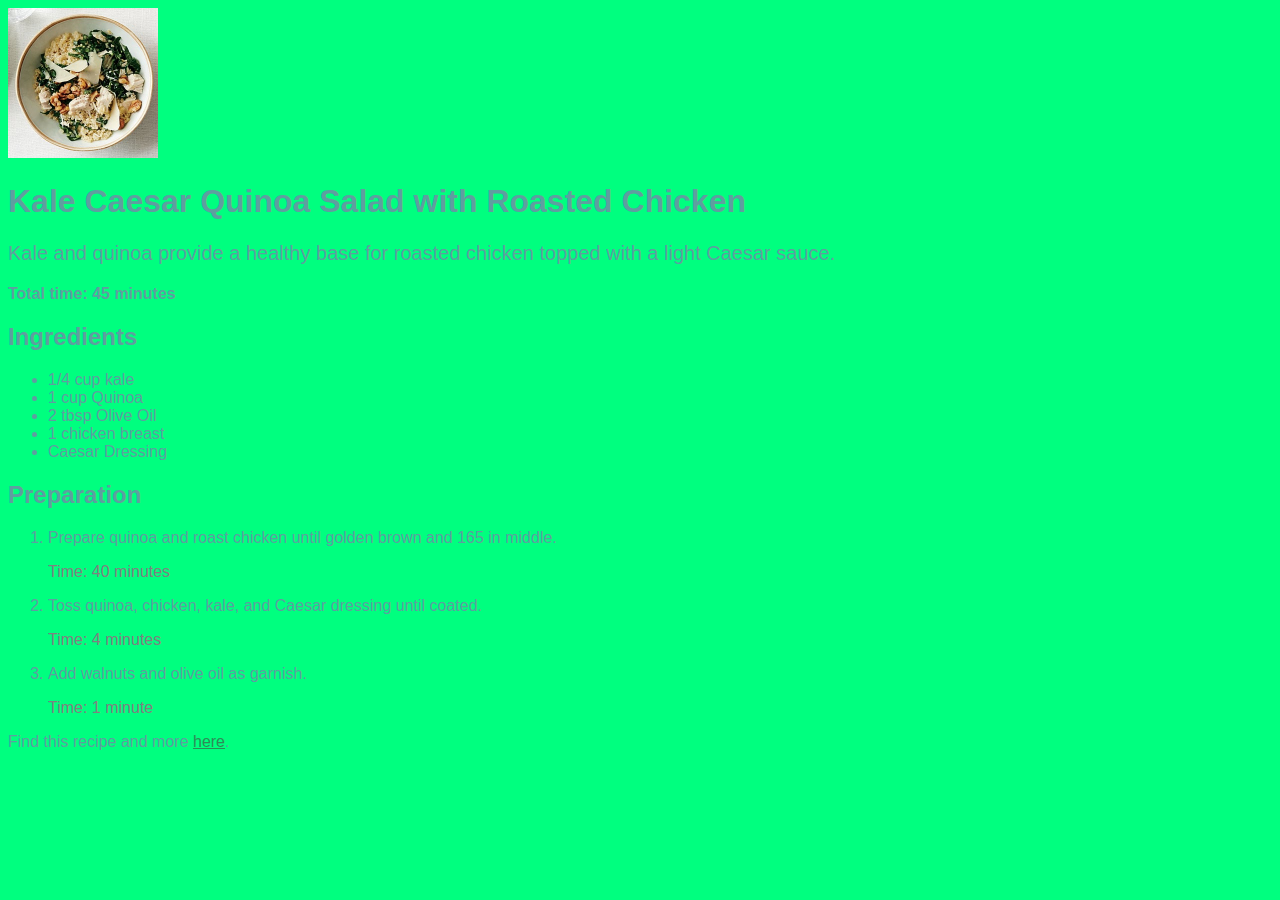
<file: CSS Activity 1 - Healthy Recipies/1. Healthy Recipies/index.html>
<!DOCTYPE html>
<html>

<head>
  <title>Quinoa and Kale Salad Recipe</title>
  <link href="style.css" type="text/css" rel="stylesheet">
</head>

<body>

  <img src="salad.jpg" alt="Kale Caeasar Salad"/>
  <h1>Kale Caesar Quinoa Salad with Roasted Chicken</h1>
  <p class="description">Kale and quinoa provide a healthy base for roasted chicken topped with a light Caesar sauce.</p>

  <p id="cook-time">Total time: 45 minutes</p>

  <h2>Ingredients</h2>
  <ul class="ingredients">
    <li>1/4 cup kale</li>
    <li>1 cup Quinoa</li>
    <li>2 tbsp Olive Oil</li>
    <li>1 chicken breast</li>
    <li>Caesar Dressing</li>
  </ul>

  <h2>Preparation</h2>
  <ol>
    <li>
      <p>Prepare quinoa and roast chicken until golden brown and 165 in middle.</p>
      <p class="time">Time: 40 minutes</p>
    </li>
    <li>
      <p>Toss quinoa, chicken, kale, and Caesar dressing until coated.</p>
      <p class="time">Time: 4 minutes</p>
    </li>
    <li>
      <p>Add walnuts and olive oil as garnish.</p>
      <p class="time">Time: 1 minute</p>
    </li>
  </ol>

  <p class="citation">Find this recipe and more <a href="http://www.myrecipes.com/recipe/kale-caesar-salad-chicken" target="_blank" class="external-link">here</a>.</p>

</body>

</html>
</file>
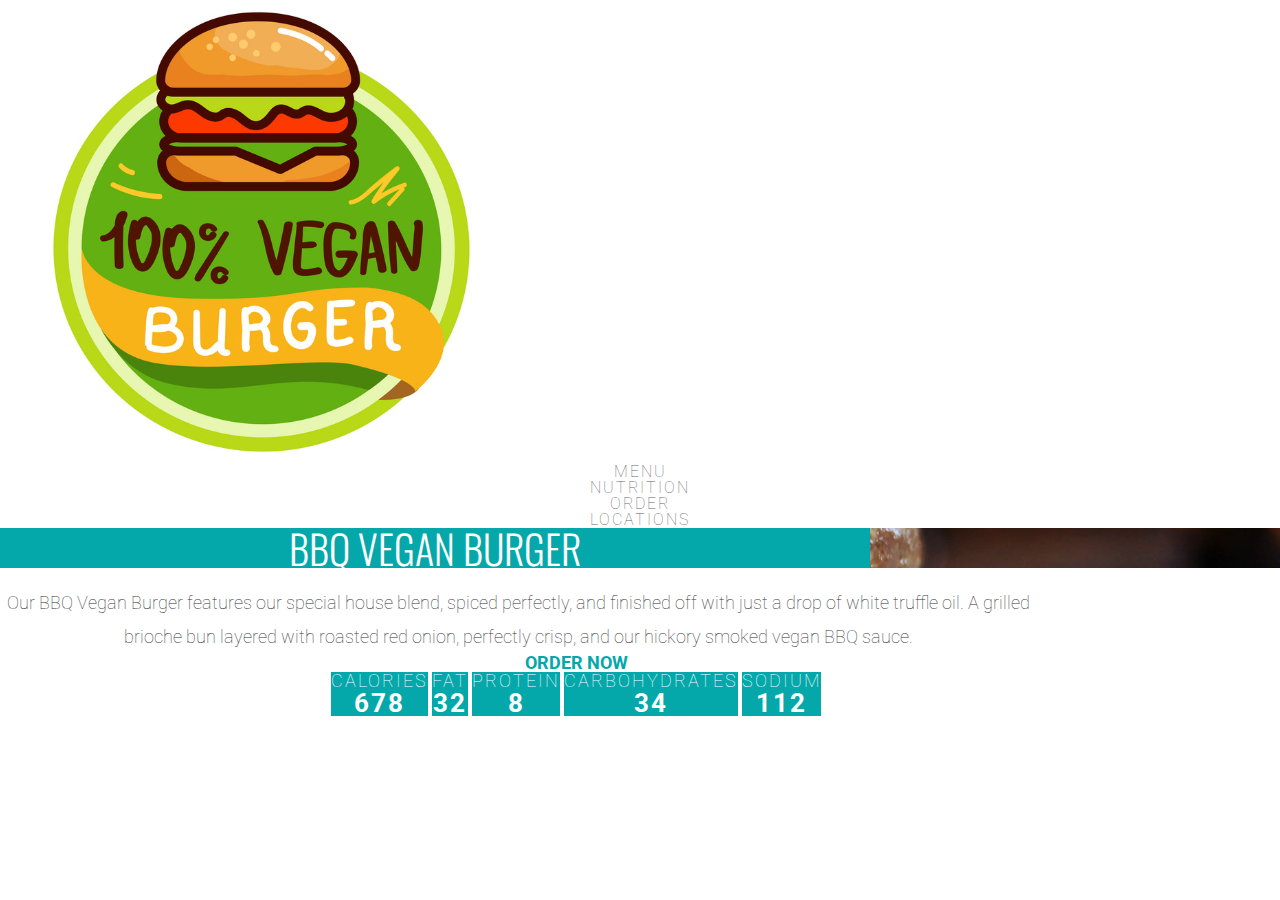
<file: CSS Activity 4 - Vegan Burger/4. Vegan Burger/index.html>
<!DOCTYPE html>
<html>
<head>
  <title>Vegen Burger Menu</title>
  <link href="https://fonts.googleapis.com/css?family=Roboto:100,500,700|Oswald:300,400,700" rel="stylesheet">
  <link rel="stylesheet" type="text/css" href="reset.css">
  <link rel="stylesheet" type="text/css" href="style.css">
</head>

<body>

  <!-- Navigation Section -->

  <nav>
    <img src="./burger_logo.PNG" />
    <span><a href="#">MENU</a></span>
    <span><a href="#">NUTRITION</a></span>
    <span><a href="#">ORDER</a></span>
    <span><a href="#">LOCATIONS</a></span>
  </nav>

  <!-- Content Section -->

  <div class="content">

    <!-- Content Header -->
    
    <div class="header">
      <h1>BBQ VEGAN BURGER</h1>
    </div>

    <!-- Content Body -->

    <div class="body">
      <p>
        Our BBQ Vegan Burger features our special house blend, spiced perfectly, and finished off with just a drop of white truffle oil. A grilled brioche bun layered with roasted red onion, perfectly crisp, and our hickory smoked vegan BBQ sauce.
      </p>

      <!-- Order Button -->

      <a href="#" class="button">ORDER NOW</a>

      <!-- Nutrition Information -->
      
      <ul class="nutrition">
        <li>
          <span class="category">CALORIES</span>
          <span class="value">678</span>
        </li>
        <li>
          <span class="category">FAT</span>
          <span class="value">32</span>
        </li>
        <li>
          <span class="category">PROTEIN</span>
          <span class="value">8</span>
        </li>
        <li>
          <span class="category">CARBOHYDRATES</span>
          <span class="value">34</span>
        </li>
        <li>
          <span class="category">SODIUM</span>
          <span class="value">112</span>
        </li>
      </ul>
    </div>
  </div>
  
</body>
</html>
</file>
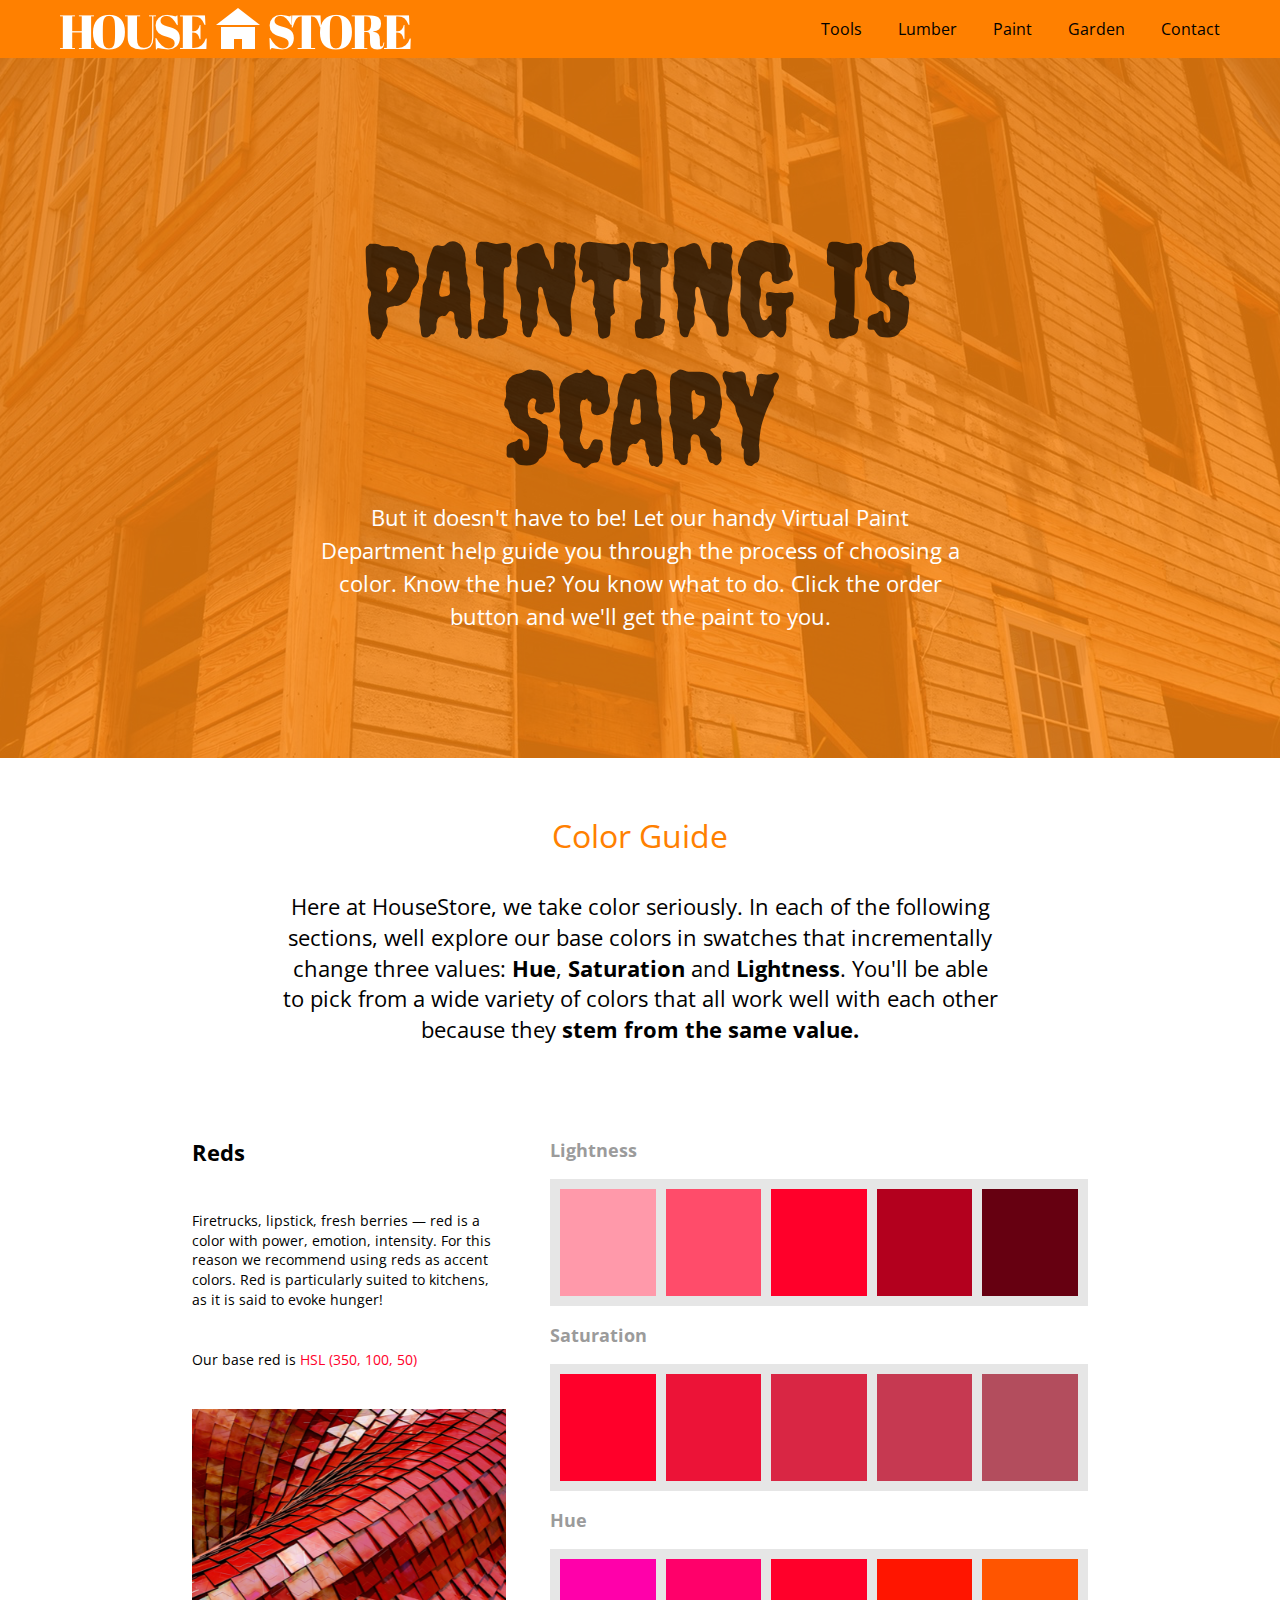
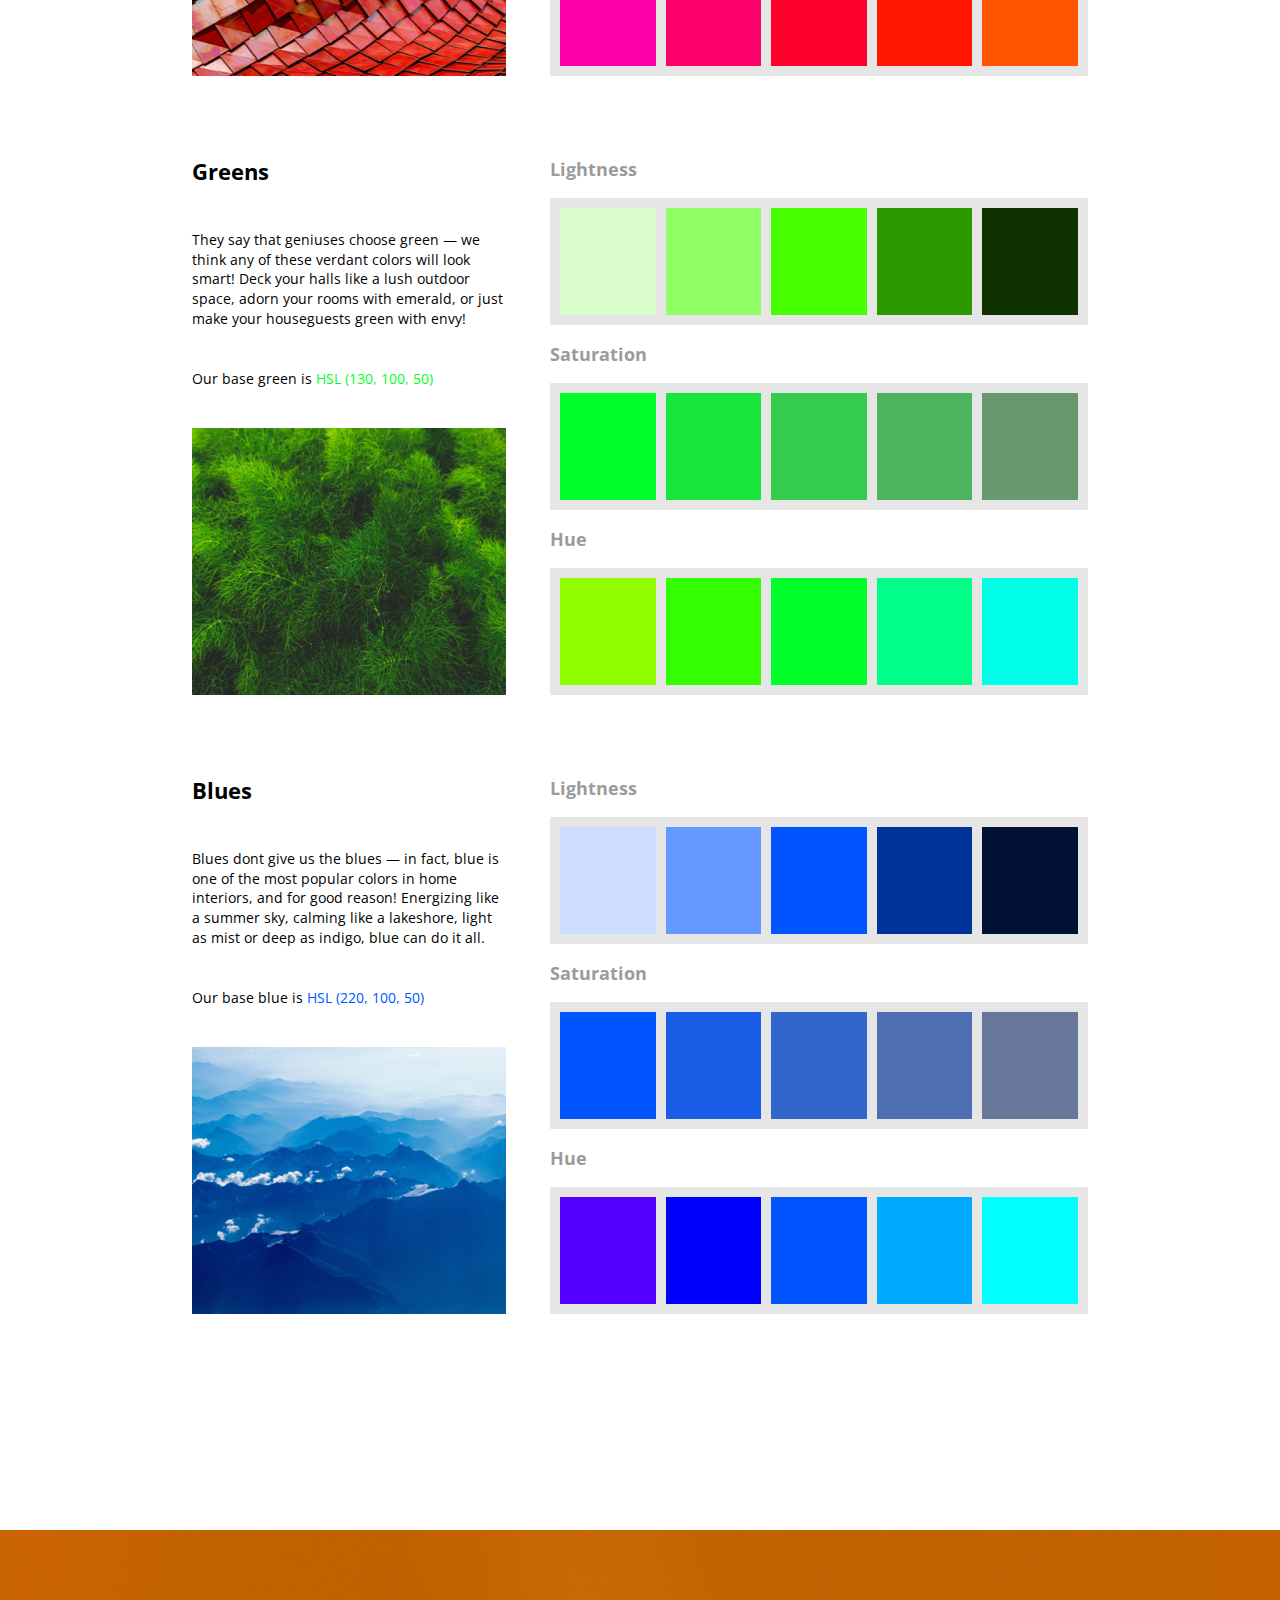
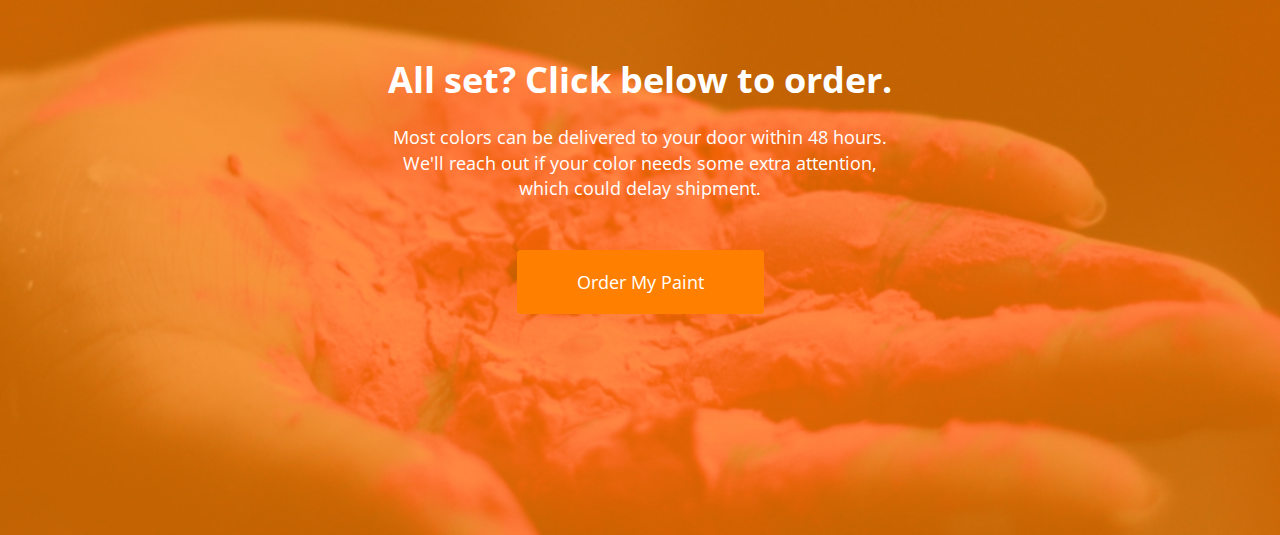
<file: CSS Activity 5 - Paint Department/5. Paint Department/index.html>
<!DOCTYPE html>
<html>
<head>
  <title>House Store</title>
  <link rel="stylesheet" type="text/css" href="./css/reset.css">
  <link rel="stylesheet" type="text/css" href="./css/style.css">
  <link href="https://fonts.googleapis.com/css?family=Creepster" rel="stylesheet">
  <link href="https://fonts.googleapis.com/css?family=Open+Sans:400,700" rel="stylesheet">
</head>
<body>
  <!-- Header -->
  <header>
    <div class="image-container logo-small">
      <img src="./images/logo-sm.png">
    </div>
    <div class="image-container logo-big">
      <img src="./images/logo-lg.png">
    </div>
    <nav>
      <ul>
        <li><a href="#">Tools</a></li>
        <li><a href="#">Lumber</a></li>
        <li><a href="#">Paint</a></li>
        <li><a href="#">Garden</a></li>
        <li><a href="#">Contact</a></li>
      </ul>
    </nav>
  </header>

  <!-- Banner -->
  <div id="banner">
    <h1>PAINTING IS SCARY</h1>
    <p>But it doesn't have to be! Let our handy Virtual Paint Department help guide you through the process of choosing a color. Know the hue? You know what to do. Click the order button and we'll get the paint to you.</p>
  </div>

  <!-- Color Guide -->
  <div id="color-guide">
    <div class="introduction">
      <h2>Color Guide</h2>
      <p>Here at HouseStore, we take color seriously. In each of the following sections, well explore our base colors in swatches that incrementally change three values: <strong>Hue</strong>, <strong>Saturation</strong> and <strong>Lightness</strong>. You'll be able to pick from a wide variety of colors that all work well with each other because they <strong>stem from the same value.</strong></p>
    </div>

    <!-- Red Swatches -->
    <div class="color reds">
      <div class="information">
        <h3>Reds</h3>
        <p>Firetrucks, lipstick, fresh berries &mdash; red is a color with power, emotion, intensity. For this reason we recommend using reds as accent colors. Red is particularly suited to kitchens, as it is said to evoke hunger!</p><p>Our base red is <span class="base-color">HSL (350, 100, 50)</span></p>
        <div class="image-container">
          <img src="./images/reds.png">
        </div>
      </div>
      <div class="swatches">
        <h4>Lightness</h4>
        <div class="swatch lightness">
          <div class="color-1"></div>
          <div class="color-2"></div>
          <div class="color-3"></div>
          <div class="color-4"></div>
          <div class="color-5"></div>
        </div>
        <h4>Saturation</h4>
        <div class="swatch saturation">
          <div class="color-1"></div>
          <div class="color-2"></div>
          <div class="color-3"></div>
          <div class="color-4"></div>
          <div class="color-5"></div>
        </div>
        <h4>Hue</h4>
        <div class="swatch hue">
          <div class="color-1"></div>
          <div class="color-2"></div>
          <div class="color-3"></div>
          <div class="color-4"></div>
          <div class="color-5"></div>
        </div>
      </div>
    </div>

    <!-- Green Swatches -->
    <div class="color greens">
      <div class="information">
        <h3>Greens</h3>
        <p>They say that geniuses choose green &mdash; we think any of these verdant colors will look smart! Deck your halls like a lush outdoor space, adorn your rooms with emerald, or just make your houseguests green with envy!</p>
        <p>Our base green is <span class="base-color">HSL (130, 100, 50)</span></p>
        <div class="image-container">
          <img src="./images/greens.png">
        </div>
      </div>
      <div class="swatches">
        <h4>Lightness</h4>
        <div class="swatch lightness">
          <div class="color-1"></div>
          <div class="color-2"></div>
          <div class="color-3"></div>
          <div class="color-4"></div>
          <div class="color-5"></div>
        </div>
        <h4>Saturation</h4>
        <div class="swatch saturation">
          <div class="color-1"></div>
          <div class="color-2"></div>
          <div class="color-3"></div>
          <div class="color-4"></div>
          <div class="color-5"></div>
        </div>
        <h4>Hue</h4>
        <div class="swatch hue">
          <div class="color-1"></div>
          <div class="color-2"></div>
          <div class="color-3"></div>
          <div class="color-4"></div>
          <div class="color-5"></div>
        </div>
      </div>
    </div>

    <!-- Blue Swatches -->
    <div class="color blues">
      <div class="information">
        <h3>Blues</h3>
        <p>Blues dont give us the blues &mdash; in fact, blue is one of the most popular colors in home interiors, and for good reason! Energizing like a summer sky, calming like a lakeshore, light as mist or deep as indigo, blue can do it all.</p>
        <p>Our base blue is <span class="base-color">HSL (220, 100, 50)</span></p>
        <div class="image-container">
          <img src="./images/blues.png">
        </div>
      </div>
      <div class="swatches">
        <h4>Lightness</h4>
        <div class="swatch lightness">
          <div class="color-1"></div>
          <div class="color-2"></div>
          <div class="color-3"></div>
          <div class="color-4"></div>
          <div class="color-5"></div>
        </div>
        <h4>Saturation</h4>
        <div class="swatch saturation">
          <div class="color-1"></div>
          <div class="color-2"></div>
          <div class="color-3"></div>
          <div class="color-4"></div>
          <div class="color-5"></div>
        </div>
        <h4>Hue</h4>
        <div class="swatch hue">
          <div class="color-1"></div>
          <div class="color-2"></div>
          <div class="color-3"></div>
          <div class="color-4"></div>
          <div class="color-5"></div>
        </div>
      </div>
    </div>
  </div>

  <!-- Footer -->
  <footer>
    <strong>All set? Click below to order.</strong>
    <p>Most colors can be delivered to your door within 48 hours. We'll reach out if your color needs some extra attention, which could delay shipment.</p>
    <a href="#" class="button">Order My Paint</a>
  </footer>
</body>
</html>
</file>
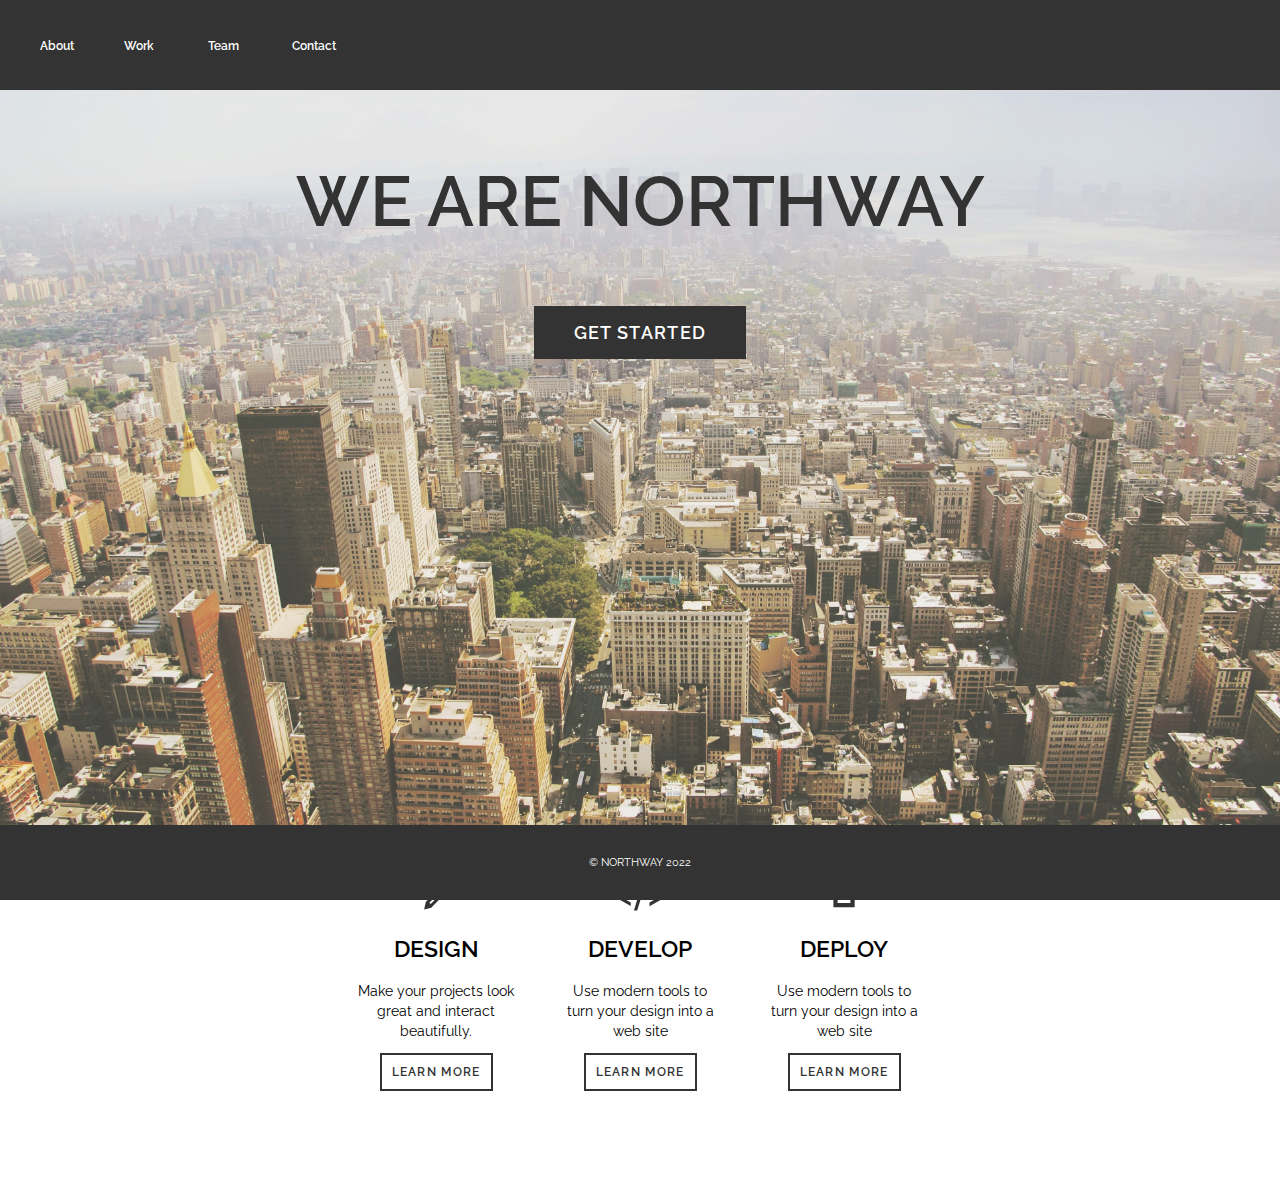
<file: CSS Activity 6 - Northway/6. Northway/index.html>
<!DOCTYPE html>
<html>
  
  <head>
    <link href='https://fonts.googleapis.com/css?family=Raleway:400, 600' rel='stylesheet' type='text/css'>
    <link href='style.css' rel='stylesheet' type='text/css'/>
  </head>

  <body>
    
    <header>
        <nav>
          <ul>
            <li> About </li> <li> Work </li> <li> Team </li> <li> Contact </li>
          </ul>
        </nav>
    </header>

    <main>
      <div class="jumbotron">
        <div class="container">  
          <h1>We are Northway</h1>
          <a href="#" class="btn-main"> Get Started </a>
        </div>
      </div>
    </main>

    <section class="supporting">
      <div class="container">
        
        <div class="col">
          <img src="./images/design.svg">
          <h2>Design</h2>
          <p>Make your projects look great and interact beautifully.</p>
          <a href="#"> Learn More</a><br>
        </div>
        
        <div class="col">
          <img src="./images/develop.svg">
          <h2>Develop</h2>
          <p>Use modern tools to turn your design into a web site</p>
          <a href="#"> Learn More</a><br>
        </div>
        
        <div class="col">
          <img src="./images/deploy.svg">
          <h2>Deploy</h2>
          <p>Use modern tools to turn your design into a web site</p>
          <a href="#"> Learn More</a><br>
        </div>
        
      </div>
    </section>

    <footer>
      <div class="container">
        <p>&copy; Northway 2022</p>
      </div>
    </footer>
    
  </body>
</html>
</file>
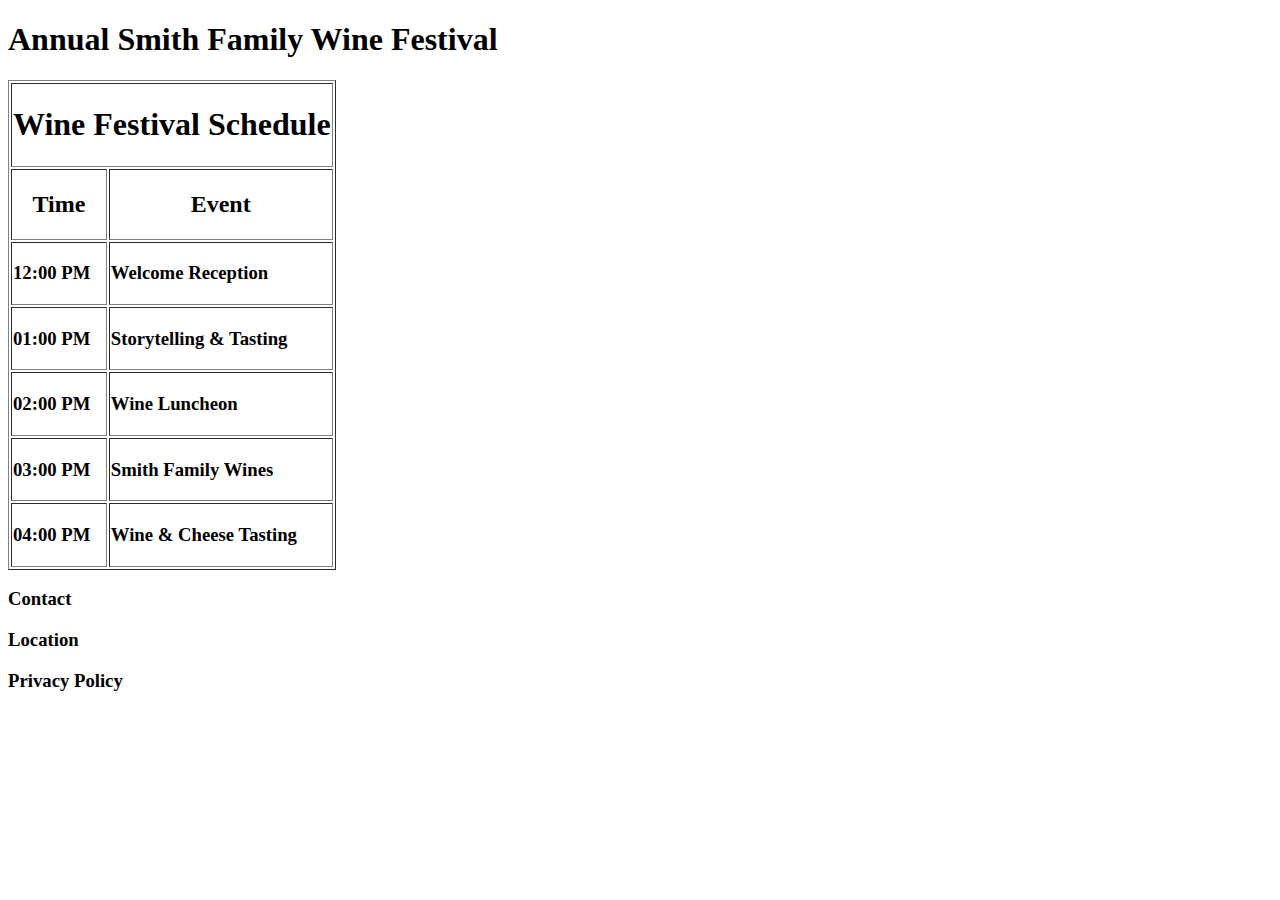
<file: CSS Activity 3 - Wine Festival/3. Wine Festival/wine_festival.html>
<!DOCTYPE html>
<html lang="en">
<head>
    <meta charset="UTF-8">
    <meta http-equiv="X-UA-Compatible" content="IE=edge">
    <meta name="viewport" content="width=device-width, initial-scale=1.0">
    <title>Document</title>
</head>


<body>
    
    <body>
        <header>
          <h1>Annual Smith Family Wine Festival</h1>
        </header>
        <div class="container">
      
          <table border="1">
            <thead>
              <tr>
                <th colspan=2>
                  <h1>Wine Festival Schedule</h1>
                </th>
              </tr>
              <tr>
                <th>
                  <h2>Time</h2>
                </th>
                <th>
                  <h2>Event</h2>
                </th>
              </tr>
            </thead>
            <tbody>
              <tr>
                <td class="left">
                  <h3>12:00 PM</h3>
                </td>
                <td>
                  <h3>Welcome Reception</h3>
                </td>
              </tr>
              <tr>
                <td class="left">
                  <h3>01:00 PM</h3>
                </td>
                <td>
                  <h3>Storytelling &amp; Tasting</h3>
                </td>
              </tr>
              <tr>
                <td class="left">
                  <h3>02:00 PM</h3>
                </td>
                <td>
                  <h3>Wine Luncheon</h3>
                </td>
              </tr>
              <tr>
                <td class="left">
                  <h3>03:00 PM</h3>
                </td>
                <td>
                  <h3>Smith Family Wines</h3>
                </td>
              </tr>
              <tr>
                <td class="left">
                  <h3>04:00 PM</h3>
                </td>
                <td>
                  <h3>Wine &amp; Cheese Tasting</h3>
                </td>
              </tr>
            </tbody>
          </table>
      
        </div>
        <footer>
          <h3>Contact</h3>
          <h3>Location</h3>
          <h3>Privacy Policy</h3>
        </footer>
      </body>
      
         
</body>


</html>
</file>
<file: CSS Activity 1 - Healthy Recipies/1. Healthy Recipies/style.css>
img{ height: 150px;}

.description{font-size: 20px;}

#cook-time{ font-weight: bold;}

li.ingredients{list-style: square;}

p.time { color: grey;}

.external-link { color: seagreen;}

* {font-family: Helvetica;}

body {
    color: cadetblue;
    background-color: springgreen;
}
</file>
<file: CSS Activity 4 - Vegan Burger/4. Vegan Burger/style.css>
/* Universal Styles */

body {
    background-image: url("img_foodlogo.webp");
    text-align: center;
    font-family: 'Roboto', sans-serif;
    font-size: 18px;
  }
  
  a {
    text-decoration: none;
  }
  
  /* Navigation */
  
  nav {
    text-align: center;
  }
  
  nav img {
    display: block;
  }
  
  nav span {
    display: block;
    font-size: 16px;
    font-weight: 100;
    letter-spacing: 2px;
  }
  
  nav a {
    color: #666666;
  }
  
  /* Content Container */
  
  .content {
    width: 100%;
  }
  
  /* Content Header */
  
  .header {
    background-image: url("img_burgerphoto.webp");
    background-position: center;
    background-size: cover;
  }
  
  .header h1 {
    background-color: #05A8AA;
    color: #FFF;
    font-family: 'Oswald', sans-serif;
    font-size: 40px;
    font-weight: 300;
    line-height: 40px;
    width: 68%;
  }
  
  /* Content Body */
  
  .content .body {
    width: 90%;
  }
  
  .body p {
    color: #333333;
    font-weight: 100;
    line-height: 34px;
    width: 90%;
    margin-top: 18px;
  }
  
  /* Content Button */
  
  .button {
    border-radius: 4px;
    color: #05A8AA;
    display: block;
    font-weight: 700;
  }
  
  .button:hover {
    background-color: #05A8AA;
    border: 1px solid #05A8AA;
    color: #FFF;
  }
  
  /* Content Nutrition */
  
  ul.nutrition {
  }
  
  ul.nutrition li {
    display: inline-block;
    background-color: #05A8AA;
    list-style: none;
  }
  
  .nutrition .category {
    color: white;
    font-weight: 100;
    letter-spacing: 2px;
    display: block;
  }
  
  .nutrition .value {
    color: white;
    font-size: 26px;
    font-weight: 700;
    letter-spacing: 2px;
  }
</file>
<file: CSS Activity 5 - Paint Department/5. Paint Department/css/style.css>
/* Universal Styles */

html {
    font-size: 16px;
  }
  
  body {
    font-family: "Open Sans", sans-serif;
  }
  
  a {
    text-decoration: none;
    color: inherit;
  }
  
  strong {
    font-weight: bold;
  }
  
  .image-container {
    overflow: hidden;
  }
  
  .image-container img {
    display: block;
    max-width: 100%;
  }
  
  @media only screen and (max-width: 990px) {
    html {
      font-size: 14px;
    }
  }
  
  /* Header */
  
  header {
    display: flex;
    align-items: center;
    padding: .5rem 3.75rem;
    background-color: #ff8000;

  }
  
  header .logo-small {
    display: none;
  }
  
  header .logo-small,
  header .logo-big {
    flex-grow: 1;
  }
  
  nav li {
    display: inline;
    padding-right: 2rem;
  }
  
  nav li:last-child {
    padding-right: 0;
  }
  
  @media only screen and (max-width: 990px) {
    header .logo-big {
      display: none;
    }
  
    header .logo-small {
      display: block;
    }
  }
  
  @media only screen and (max-width: 540px) {
    header {
      flex-direction: column;
      padding-left: 0;
      padding-right: 0;
    }
  
    header .logo-small {
      margin-bottom: 1rem;
    }
  }
  
  /* Banner */
  
  #banner {
    position: relative;
    height: 43.75rem;
    padding: 0 25%;
    background: url("../images/banner.png") center center no-repeat;
    background-size: cover;
    text-align: center;
  }
  
  #banner:before { /* Orange Overlay */
    position: absolute;
    content: "";
    top: 0;
    left: 0;
    width: 100%;
    height: 100%;
    background-color: rgba(255,128,0,0.75);
  
  }
  
  #banner * {
    position: relative; /* Makes elements display above overlay. */
  }
  
  h1 {
    color: rgba(0,0,0,0.7);
    padding-top: 10.4375rem;
    padding-bottom: 1.25rem;
    font-family: "Creepster", cursive;
    font-size: 8rem;
  
  }
  
  #banner p {
    color: white;
    line-height: 1.5;
    font-size: 1.375rem;
  }
  
  @media only screen and (max-width: 820px) {
    h1 {
      padding-top: 7rem;
      font-size: 6rem;
    }
  }
  
  @media only screen and (max-width: 590px) {
    h1 {
      font-size: 4rem;
    }
  }
  
  /* Color Guide */
  
  #color-guide {
    padding: 3.875rem 15% 13.5rem 15%;
  }
  
  #color-guide .introduction {
    padding: 0 10%;
    margin-bottom: .75rem;
    text-align: center;
    font-size: 1.375rem;
    line-height: 1.4;
  }
  
  #color-guide h2 {
    margin-bottom: 2.4375rem;
    line-height: 1;
    font-size: 2rem;
    color: #ff8000;
  }
  
  #color-guide .color {
    display: flex;
    justify-content: space-between;
    padding-top: 5.25rem;
  }
  
  .color .information {
    display: flex;
    flex-direction: column;
    justify-content: space-between;
    width: 35%;
  }
  
  .color .information h3 {
    padding-bottom: .5rem;
    font-size: 1.375rem;
    font-weight: bold;
  }
  
  .color .information p {
    font-size: .875rem;
    line-height: 1.4;
  }
  
  .color .swatches {
    width: 60%;
  }
  
  .color .swatches h4 {
    margin-bottom: 1.25rem;
    font-size: 1.125rem;
    font-weight: bold;
    color: #9b9b9b;
  }
  
  .color .swatch {
    display: flex;
    height: 6.6875rem;
    border: 10px solid #e6e6e6;
    margin-bottom: 1.25rem;
  }
  
  .color .swatch:last-child {
    margin-bottom: 0;
  }
  
  .color .swatch > div {
    flex-grow: 1;
    border-right: 10px solid #e6e6e6;
  }
  
  .color .swatch > div:last-child {
    border-right: 0;
  }
  
  @media only screen and (max-width: 820px) {
    #color-guide .color {
      flex-direction: column;
      align-items: center;
    }
  
    .color .information {
      width: 100%;
      margin-bottom: 3rem;
      align-items: center;
    }
  
    .color .information h3 {
      padding-bottom: 1.5rem;
    }
  
    .color .information p {
      margin-bottom: 2rem;
    }
  
    .color .swatches {
      width: 100%;
    }
  }

  /* Red Swatches */
  
  .reds .base-color {
    color: hsl(350,100%,50%);
  }
  
  /* Red lightness decreases by 15 */
  .reds .lightness .color-1 {
    background-color: hsl(350, 100%, 80%);
  }
  
  .reds .lightness .color-2 {
    background-color: hsl(350, 100%, 65%);
  }
  
  .reds .lightness .color-3 {
    background-color: hsl(350, 100%, 50%);
  }
  
  .reds .lightness .color-4 {
    background-color: hsl(350, 100%, 35%);
  }
  
  .reds .lightness .color-5 {
    background-color: hsl(350, 100%, 20%);
  }
  
  /* Red saturation decreases by 15 */
  .reds .saturation .color-1 {
    background-color: hsl(350, 100%, 50%);
  }
  
  .reds .saturation .color-2 {
    background-color: hsl(350, 85%, 50%);
  }
  
  .reds .saturation .color-3 {
    background-color: hsl(350, 70%, 50%);
  }
  
  .reds .saturation .color-4 {
    background-color: hsl(350, 55%, 50%);
  }
  
  .reds .saturation .color-5 {
    background-color: hsl(350, 40%, 50%);
  }
  
  /* Red hue increases by 15 */
  .reds .hue .color-1 {
    background-color: hsl(320, 100%, 50%);
  }
  
  .reds .hue .color-2 {
    background-color: hsl(335, 100%, 50%);
  }
  
  .reds .hue .color-3 {
    background-color: hsl(350, 100%, 50%);
  }
  
  .reds .hue .color-4 {
    background-color: hsl(5, 100%, 50%);
  }
  
  .reds .hue .color-5 {
    background-color: hsl(20, 100%, 50%);
  }
  
  /* Green Swatches */
  
  .greens .base-color {
    color: hsl(130, 100%, 50%);;
  }
  
  /* Green lightness decreases by 20 */
  .greens .lightness .color-1 {
    background-color: hsl(103, 100%, 90%);
  }
  
  .greens .lightness .color-2 {
    background-color: hsl(103, 100%, 70%);
  }
  
  .greens .lightness .color-3 {
    background-color: hsl(103, 100%, 50%);
  }
  
  .greens .lightness .color-4 {
    background-color: hsl(103, 100%, 30%);
  }
  
  .greens .lightness .color-5 {
    background-color: hsl(104, 100%, 10%);
  }
  
  /* Green saturation decreases by 20 */
  .greens .saturation .color-1 {
    background-color: hsl(130, 100%, 50%);
  }
  
  .greens .saturation .color-2 {
    background-color: hsl(130, 80%, 50%);
  }
  
  .greens .saturation .color-3 {
    background-color: hsl(130, 60%, 50%);
  }
  
  .greens .saturation .color-4 {
    background-color: hsl(130, 40%, 50%);
  }
  
  .greens .saturation .color-5 {
    background-color: hsl(131, 20%, 50%);
  }
  
  /* Green hue increases by 22 */
  .greens .hue .color-1 {
    background-color: hsl(86, 100%, 50%);
  }
  
  .greens .hue .color-2 {
    background-color: hsl(108, 100%, 50%);
  }
  
  .greens .hue .color-3 {
    background-color: hsl(130, 100%, 50%);
  }
  
  .greens .hue .color-4 {
    background-color: hsl(152, 100%, 50%);
  }
  
  .greens .hue .color-5 {
    background-color: hsl(174, 100%, 50%);
  }
  
  /* Blue Swatches */
  
  .blues .base-color {
    color: hsl(220, 100%, 50%);;
  }
  
  /* Blue lightness decreases by 20 */
  .blues .lightness .color-1 {
    background-color: hsl(220, 100%, 90%);
  }
  
  .blues .lightness .color-2 {
    background-color: hsl(220, 100%, 70%);
  }
  
  .blues .lightness .color-3 {
    background-color: hsl(220, 100%, 50%);
  }
  
  .blues .lightness .color-4 {
    background-color: hsl(220, 100%, 30%);
  }
  
  .blues .lightness .color-5 {
    background-color: hsl(220, 100%, 10%);
  }
  
  /* Blue saturation decreases by 20 */
  .blues .saturation .color-1 {
    background-color: hsl(220, 100%, 50%);
  }
  
  .blues .saturation .color-2 {
    background-color: hsl(220, 80%, 50%);
  }
  
  .blues .saturation .color-3 {
    background-color: hsl(220, 60%, 50%);
  }
  
  .blues .saturation .color-4 {
    background-color: hsl(220, 40%, 50%);
  }
  
  .blues .saturation .color-5 {
    background-color: hsl(220, 20%, 50%);
  }
  
  /* Blue hue decreases by 20 */
  .blues .hue .color-1 {
    background-color: hsl(260, 100%, 50%);
  }
  
  .blues .hue .color-2 {
    background-color: hsl(240, 100%, 50%);
  }
  
  .blues .hue .color-3 {
    background-color: hsl(220, 100%, 50%);
  }
  
  .blues .hue .color-4 {
    background-color: hsl(200, 100%, 50%);
  }
  
  .blues .hue .color-5 {
    background-color: hsl(180, 100%, 50%);
  }
  
  /* Footer */
  
  footer {
    position: relative;
    height: 30rem;
    padding: 7.8125rem 30% 0 30%;
    background: url("../images/footer.png") center center no-repeat;
    background-size: cover;
    text-align: center;
    font-size: 1.125rem;
    line-height: 1.4;
    color: white;
  }
  
  footer:before { /* Overlay */
    position: absolute;
    content: "";
    top: 0;
    left: 0;
    width: 100%;
    height: 100%;
    background-color: rgba(255,128,0,0.75);
  
  }
  
  footer * {
    position: relative; /* Makes elements display above overlay. */
  }
  
  footer strong {
    display: block;
    margin-bottom: 1.25rem;
    font-size: 2.25rem;
  }
  
  footer p {
    margin-bottom: 4.3125rem;
  }
  
  footer .button {
    padding: 1.25rem 3.75rem;
    border-radius: 4px;
    background-color: #ff8000;
  }
  
  @media only screen and (max-width: 560px) {
    footer {
      padding: 4.8125rem 15% 0 15%;
    }
  }
</file>
<file: CSS Activity 6 - Northway/6. Northway/style.css>
html, body {
    margin: 0;
    padding: 0;
  }
  
  header {
    background-color: #333333;
    position: fixed;
    width: 100%;
    z-index: 5;
  }
  
  nav {
    margin: 0;
    padding: 20px 0;
  }
  
  nav li {
    color: #fff;
    font-family: 'Raleway', sans-serif;
    font-weight: 600;
    font-size: 12px;
    display: inline-block;
    width: 80px;
  }
  
  main {
    text-align: center;
    position: relative;
    top: 80px;
  }
  
  main h1 {
    color: #333;
    font-family: 'Raleway', sans-serif;
    font-weight: 600;
    font-size: 70px;
    margin-top: 0px;
    padding-top: 80px;
    margin-bottom: 80px;
    text-transform: uppercase;
  }
  
  footer {
    background-color: #333;
    color: #fff;
    padding: 20px 0;
    position: fixed;
    bottom: 0px;
    width: 100%;
  }
  
  footer p {
    font-family: 'Raleway', sans-serif;
    text-transform: uppercase;
    font-size: 11px;
  }
  
  .container {
    max-width: 940px;
    margin: 0 auto;
    padding: 0 10px;
    text-align: center;
  }
  
  .jumbotron {
    height: 800px;
    background-image: url("./images/bg.jpg");
    -webkit-background-size: cover;
    -moz-background-size: cover;
    -o-background-size: cover;
    background-size: cover;
  }
  
  .btn-main {
    background-color: #333;
    color: #fff;
    font-family: 'Raleway', sans-serif;
    font-weight: 600;
    font-size: 18px;
    letter-spacing: 1.3px;
    padding: 16px 40px;
    text-decoration: none;
    text-transform: uppercase;
  }
  
  .btn-default {
    font-family: 'Raleway', sans-serif;
    font-weight: 600;
    font-size: 10px;
    letter-spacing: 1.3px;
    padding: 10px 20px;
    text-decoration: none;
    text-transform: uppercase;  
    margin-bottom: 20px;      
  }
  
  .supporting {
    padding-top: 80px;
    padding-bottom: 100px;
  }
  
  .supporting .col {
    font-family: 'Raleway', sans-serif;
    text-align: center;
    display: inline-block;
    height:200px;
    width: 200px;
  }
  
  .supporting img {
    height: 32px;
  }
  
  .supporting h2 {
    font-weight: 600;
    font-size: 23px;
    text-transform: uppercase;
  }
  
  .supporting p {
    font-weight: 400;
    font-size: 14px;
    line-height: 20px;
    padding: 0 20px;
    margin-bottom: 20px;
  }
  
  .supporting a {
    background-color: white;
    color: #333333;
    font-family: 'Raleway', sans-serif;
    font-weight: 600;
    font-size: 12px;
    letter-spacing: 1.3px;
    text-decoration: none;
    text-transform: uppercase;
    padding: 10px;
    margin-bottom: 10px;
    border: 2px solid #333333; 
  }
  
  @media (max-width: 500px) {
    main h1 {
      font-size: 50px;
      padding: 0 40px;
    }
  
    .supporting .col {
      width: 100%;
    }
  }
</file>
